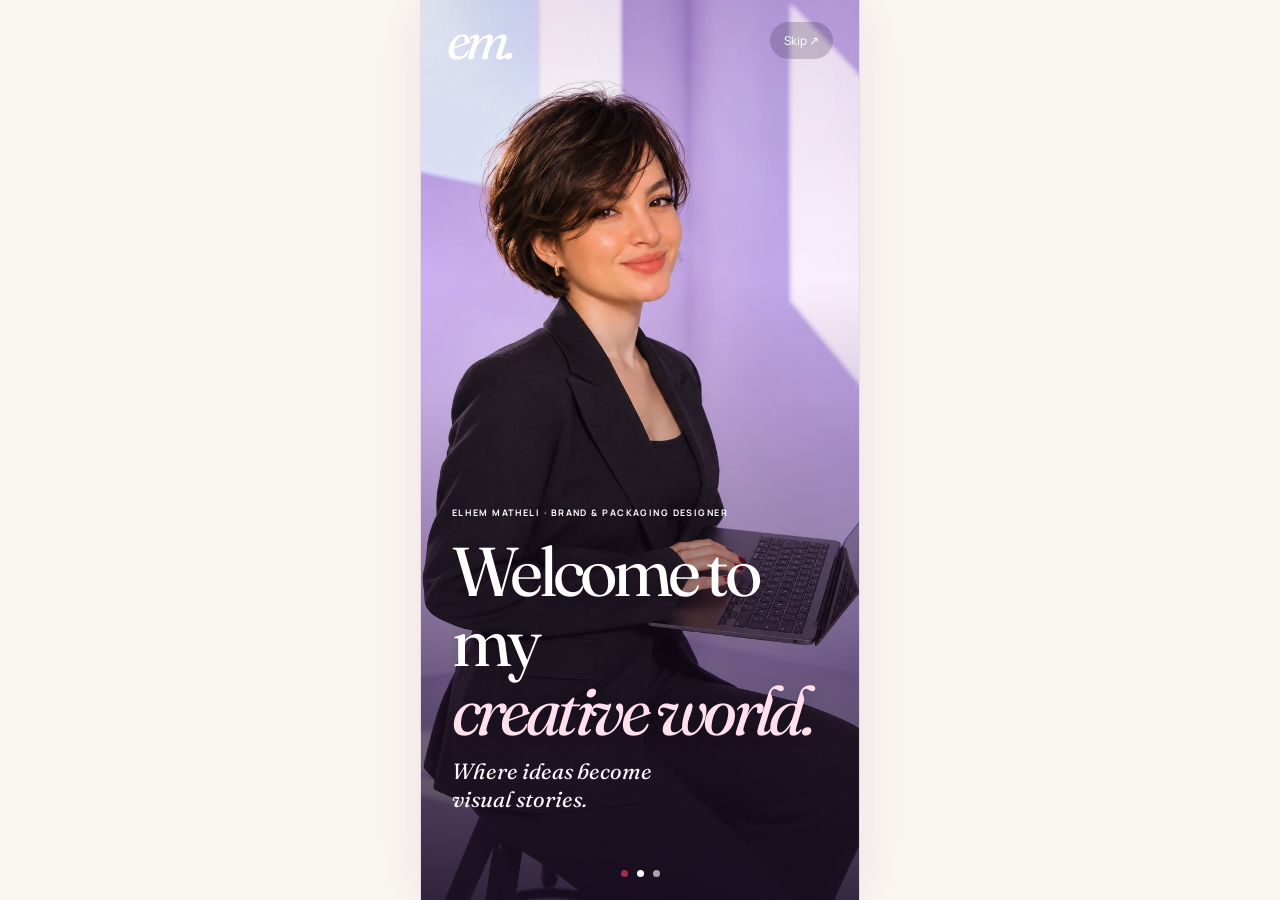
<file: preview-v14.html>
<!doctype html>
<html lang="fr">
<head>
<meta charset="utf-8">
<meta name="viewport" content="width=device-width,initial-scale=1,viewport-fit=cover">
<meta name="theme-color" content="#FAF7F2">
<meta name="apple-mobile-web-app-capable" content="yes">
<meta name="apple-mobile-web-app-status-bar-style" content="default">
<meta name="apple-mobile-web-app-title" content="Elhem Editions">
<meta name="description" content="Elhem Matheli, Brand Identity & Packaging Designer. Discover The Creative Editions, an interactive mobile portfolio.">
<title>Elhem Matheli | The Creative Editions</title>
<link rel="icon" href="app-icon.svg" type="image/svg+xml">
<link rel="apple-touch-icon" href="icon-192.png">
<link rel="manifest" href="manifest.webmanifest">
<link rel="preconnect" href="https://fonts.googleapis.com">
<link rel="preconnect" href="https://fonts.gstatic.com" crossorigin>
<link href="https://fonts.googleapis.com/css2?family=Amiri:wght@400;700&family=Fraunces:ital,wght@0,400;0,600;1,400;1,600&family=Manrope:wght@400;500;600;700&display=swap" rel="stylesheet">
<style>
:root{--ivory:#FAF7F2;--paper:#fffdfa;--cherry:#A42E48;--cherry-bright:#C63D4F;--lilac:#C9B3F4;--blue:#BFD7EA;--blush:#E8C7CC;--ink:#2D2A2E;--muted:#625d62;--line:#eadce1;--serif:'Fraunces',Georgia,serif;--sans:'Manrope',Arial,sans-serif}
*{box-sizing:border-box}html{scroll-behavior:smooth}body{margin:0;min-height:100svh;color:var(--ink);background:var(--ivory);font-family:var(--sans);-webkit-font-smoothing:antialiased}a{color:inherit;text-decoration:none}button,input,textarea,select{font:inherit}button{cursor:pointer}button:focus-visible,input:focus-visible,textarea:focus-visible,select:focus-visible{outline:3px solid #714fc7;outline-offset:3px}img{display:block;max-width:100%}[hidden]{display:none!important}.skip-link{position:fixed;top:-50px;left:10px;z-index:30;background:#fff;padding:12px}.skip-link:focus{top:8px}
.onboard{position:fixed;inset:0;z-index:20;overflow:hidden}.splash{display:grid;place-items:center;background:radial-gradient(ellipse at 80% 4%,#f4ddfa 0%,transparent 32%),radial-gradient(ellipse at 18% 90%,#e2cef5,transparent 48%),var(--ivory)}.silk{position:absolute;z-index:-1;pointer-events:none;border-radius:50%;filter:drop-shadow(0 15px 18px #6f32552b);transform:rotate(-21deg)}.silk-tl{width:78vw;max-width:400px;height:260px;top:-130px;left:-145px;background:linear-gradient(140deg,#debbf1 13%,#f9eafa 45%,#9b6ecd 71%,#f4d9f5);border-radius:38% 55% 55% 42%}.silk-br{width:125vw;max-width:680px;height:400px;bottom:-275px;right:-48%;background:linear-gradient(145deg,#b53b60 10%,#edb0c4 27%,#e6c2f3 55%,#9e6cc5 85%);border-radius:45% 60% 35% 65%}.splash-center{align-self:center;transform:translateY(-18px);display:flex;flex-direction:column;align-items:center;gap:13px;animation:gentleEntry 800ms ease both;text-align:center}.signature{font:italic 400 clamp(125px,28vw,200px)/.9 var(--serif);letter-spacing:-.12em;padding-right:.14em;color:var(--cherry)}.splash-center strong{letter-spacing:.24em;font-size:clamp(14px,3.2vw,19px)}.splash-center small{letter-spacing:.24em;font-size:9px;font-weight:700}.fine-rule{display:block;width:46px;height:1px;margin:24px 0 14px;background:var(--cherry)}.app-caption{font:italic 19px var(--serif)}.skip-onboard{position:absolute;top:calc(18px + env(safe-area-inset-top));right:18px;z-index:2;padding:10px 12px;border:0;background:#ffffff8a;border-radius:20px;color:var(--cherry);font-size:11px}.dots{position:absolute;bottom:calc(31px + env(safe-area-inset-bottom));left:0;right:0;display:flex;justify-content:center;gap:9px}.dots b{height:7px;width:7px;border-radius:100%;background:#e4c4db}.dots b:first-child{background:var(--cherry)}.dots-white b{background:#eee3edb3}.dots-white b:nth-child(2){background:#fff}
.welcome{color:white;background:#bba0de}.welcome-photo{position:absolute;inset:0;width:100%;height:100%;object-fit:cover;object-position:center 35%;animation:portraitReveal 1.15s ease both}.welcome-vignette{position:absolute;inset:0;background:linear-gradient(180deg,#1d132014 0%,transparent 31%,#2f18391f 44%,#1a0e21d9 100%)}.welcome-top{position:absolute;z-index:1;left:6%;right:6%;top:calc(17px + env(safe-area-inset-top));display:flex;align-items:center;justify-content:space-between}.logo-light{font:italic 400 53px/.9 var(--serif);letter-spacing:-.1em}.welcome-skip{border:0;background:#29142e35;color:#fff;font-size:12px;border-radius:20px;padding:10px 14px}.welcome-bottom{position:absolute;z-index:2;left:7%;right:7%;bottom:calc(62px + env(safe-area-inset-bottom));animation:rise 900ms 120ms both}.micro-label{display:block;font-size:9px;letter-spacing:.16em;font-weight:700;line-height:1.5}.welcome h1{font:400 clamp(42px,10.1vw,69px)/1.01 var(--serif);letter-spacing:-.066em;max-width:500px;margin:17px 0 11px;text-wrap:balance;text-shadow:0 2px 12px #1c0a2233}.welcome h1 em{font-weight:400;color:#ffe0ec}.welcome-bottom p{font:italic 400 22px/1.25 var(--serif);margin:12px 0 25px;color:#fff8ff;max-width:250px}.primary-button{display:flex;align-items:center;justify-content:space-between;gap:18px;background:var(--cherry);color:#fff;border:0;border-radius:28px;padding:15px 19px;font-size:13px;font-weight:700;box-shadow:0 7px 19px #5c17363b;min-height:49px}.primary-button:hover{background:#8f253e}.primary-button span{font-size:19px;font-weight:400}.welcome-bottom .primary-button{width:min(100%,310px)}.welcome-hint{display:block;letter-spacing:.08em;color:#ffffffb8;font-size:10px;margin-top:15px}.dots-white{bottom:calc(23px + env(safe-area-inset-bottom))}
.intro-screen{background:linear-gradient(165deg,#faeef6,#d6bbf1 65%,#b18bcb);display:flex;flex-direction:column;align-items:center}.intro-top{height:64px;min-height:64px;width:100%;display:flex;align-items:center;justify-content:space-between;padding:calc(10px + env(safe-area-inset-top)) 20px 8px;z-index:2;color:var(--ink)}.intro-top span{letter-spacing:.18em;font-size:11px;font-weight:700}.intro-top button{background:none;border:0;font-size:20px;color:var(--cherry)}.intro-top button:last-child{font-size:12px}.film-wrap{position:relative;min-height:0;flex:1;width:100%;max-width:460px;background:#b8a0e0;overflow:hidden}.film-wrap video{width:100%;height:100%;object-fit:contain;display:block}.film-stamp{position:absolute;top:16px;left:16px;background:#fff7;border:1px solid #fff9;border-radius:20px;padding:8px 12px;font-size:10px;letter-spacing:.12em;font-weight:700;pointer-events:none}.film-stamp i{font-weight:400}.intro-bottom{background:var(--ivory);width:100%;padding:18px 6% calc(26px + env(safe-area-inset-bottom));flex-shrink:0}.intro-bottom .micro-label{color:var(--cherry)}.intro-bottom h2{font:400 42px/.98 var(--serif);letter-spacing:-.04em;margin:9px 0 5px}.intro-bottom h2 em{color:var(--cherry)}.intro-bottom p{font-size:12px;color:var(--muted);margin:6px 0 17px;line-height:1.6}.intro-bottom .primary-button{width:100%}
.app-shell{padding-bottom:calc(88px + env(safe-area-inset-bottom));max-width:1100px;margin:0 auto}.app-header{height:74px;padding:calc(9px + env(safe-area-inset-top)) 22px 8px;display:flex;align-items:center;gap:15px;border-bottom:1px solid var(--line);background:var(--ivory);position:sticky;top:0;z-index:10}.em-link{border:0;background:transparent;color:var(--cherry);padding:0 10px 5px 0;font:italic 48px/.85 var(--serif);letter-spacing:-.13em}.top-identity{display:flex;flex-direction:column;gap:5px}.top-identity strong{font-size:10px;font-weight:800;letter-spacing:.16em}.top-identity small{font-size:8px;letter-spacing:.19em;font-weight:700;color:var(--muted)}.header-contact{margin-left:auto;width:35px;height:35px;border-radius:100%;background:#f4e2ea;border:0;font-size:20px;color:var(--cherry)}.app-view{padding:30px 20px 40px;animation:viewEnter .34s ease both}.section-intro{margin-bottom:27px}.eyebrow{color:var(--cherry);letter-spacing:.18em;font-weight:800;font-size:10px;line-height:1.6}.eyebrow span{color:var(--muted)}.section-intro h2{font:400 clamp(47px,11vw,74px)/.97 var(--serif);letter-spacing:-.062em;margin:18px 0 14px}.section-intro h2 em{color:var(--cherry);font-weight:400}.period{color:#c65573}.section-intro p{font-size:12px;line-height:1.7;color:var(--muted);margin:0}.featured-label,.chapter-title{display:flex;justify-content:space-between;gap:12px;font-size:9px;letter-spacing:.12em;font-weight:700;color:var(--muted);margin-bottom:13px}.featured-project{width:100%}.feature-card{position:relative;overflow:hidden;min-height:330px;border-radius:20px;display:flex;flex-direction:column;justify-content:space-between;padding:24px 22px 20px;color:#fff;isolation:isolate;border:0;width:100%;text-align:left;box-shadow:0 13px 26px #2d2a2e16}.feature-card .feature-art{position:absolute;inset:-10% -10% auto auto;width:85%;aspect-ratio:1;z-index:-1;transform:rotate(-23deg)}.feature-art:before{content:'';position:absolute;inset:16%;background:radial-gradient(circle at 25% 40%,#ffffffab 0,transparent 55%),linear-gradient(120deg,#ffffff10,#ffffff48);border:1px solid #ffffff5f;border-radius:50% 50% 23% 70%;transform:rotate(20deg)}.feature-card .feature-kicker{font-size:10px;letter-spacing:.17em;font-weight:700}.feature-card h3{font:400 clamp(43px,12vw,67px)/.95 var(--serif);letter-spacing:-.05em;margin:5px 0 9px}.feature-card p{font-size:11px;line-height:1.6;max-width:245px;margin:0}.feature-card .feature-footer{display:flex;align-items:end;justify-content:space-between}.feature-card .round-arrow{background:#ffffffdd;color:#53252d;width:43px;height:43px;border-radius:50%;display:grid;place-items:center;font-size:24px}.feature-card:focus-visible{outline-offset:4px}.chapter-title{margin:28px 0 13px}.project-strip{display:flex;gap:12px;overflow:auto;scroll-snap-type:x mandatory;scrollbar-width:none;padding:3px 2px 13px}.project-strip::-webkit-scrollbar{display:none}.project-mini{scroll-snap-align:start;flex:0 0 62%;min-width:185px;border:0;border-radius:17px;text-align:left;min-height:173px;padding:16px 14px;display:flex;flex-direction:column;justify-content:space-between;overflow:hidden;position:relative}.project-mini:before{content:'';position:absolute;width:120px;height:120px;border:1px solid #ffffff66;border-radius:40% 70% 60% 40%;right:-25px;top:13px;transform:rotate(22deg)}.project-mini small{font-weight:700;letter-spacing:.14em;font-size:9px;opacity:.8}.project-mini strong{font:400 32px/.95 var(--serif);letter-spacing:-.04em}.project-mini span{font-size:10px;opacity:.92}.book-quote{text-align:center;border-top:1px solid var(--line);margin-top:26px;padding:28px 0 10px}.book-quote span{color:var(--cherry);font-size:30px}.book-quote p{font:400 27px/1.1 var(--serif);margin:12px}.book-quote em{color:var(--cherry)}
.bottom-nav{position:fixed;bottom:0;left:0;right:0;margin:0 auto;z-index:12;display:flex;justify-content:space-around;max-width:1100px;padding:7px 11px calc(8px + env(safe-area-inset-bottom));background:#fffaf7f2;border-top:1px solid #eddde5;box-shadow:0 -8px 22px #3c183d0a;backdrop-filter:blur(20px)}.bottom-nav button{flex:1;min-height:53px;border:0;background:transparent;border-radius:15px;display:flex;flex-direction:column;justify-content:center;align-items:center;gap:3px;color:#443f45;font-size:9px;font-weight:700;letter-spacing:.01em}.bottom-nav button span{font:400 24px/1 var(--serif)}.bottom-nav button[aria-current=page]{color:var(--cherry);background:#f4e0eb}
.return-link{border:0;background:transparent;color:var(--cherry);font-size:11px;font-weight:700;padding:12px 0 25px}.case-cover{border-radius:22px;min-height:255px;padding:26px 24px;display:flex;flex-direction:column;justify-content:space-between;overflow:hidden;position:relative;isolation:isolate}.case-cover:after{content:'';position:absolute;top:-48px;right:-56px;border:1px solid #ffffff6b;width:250px;height:250px;border-radius:52% 23% 70% 44%;transform:rotate(-20deg);z-index:-1}.case-cover span{font-size:10px;letter-spacing:.14em;font-weight:700}.case-cover h2{font:400 clamp(48px,11vw,80px)/.96 var(--serif);letter-spacing:-.055em;margin:0}.case-cover p{margin:9px 0 0;font-size:12px}.case-section{margin:26px 0 0;border-top:1px solid var(--line);padding-top:21px}.case-section h3{font:400 29px var(--serif);margin:7px 0 14px}.case-section .case-n{font-size:10px;letter-spacing:.15em;font-weight:800;color:var(--cherry)}.case-section p{font-size:13px;line-height:1.8;color:#49444c;margin:0 0 13px}.case-section p strong{color:var(--ink)}.swatches{display:flex;gap:10px;flex-wrap:wrap;margin-top:16px}.swatch{width:calc(33.33% - 7px)}.swatch-color{height:60px;border-radius:11px;border:1px solid #2d2a2e13}.swatch small{display:block;margin-top:7px;font-size:9px;color:var(--muted)}.swatch code{font-size:10px;font-family:monospace}.type-row{padding-top:21px;margin-top:18px;border-top:1px solid var(--line);display:flex;justify-content:space-between;gap:20px}.type-row span{font:italic 29px var(--serif)}.type-row small{color:var(--muted);font-size:11px;max-width:135px;text-align:right}.work-placeholder{background:linear-gradient(145deg,#fff,#f4edf3);border:1px dashed #dcbccc;border-radius:16px;padding:30px 19px;text-align:center;margin:12px 0}.work-placeholder>span{display:block;font-size:25px;color:var(--cherry)}.work-placeholder strong{font:400 24px var(--serif);display:block;margin-top:11px}.work-placeholder p{font-size:11px;color:var(--muted);margin-top:9px}.work-list{display:grid;grid-template-columns:1fr 1fr;gap:10px;margin-top:15px}.work-list div{min-height:70px;border-radius:13px;background:#f4ecf0;padding:13px;display:flex;align-items:center;font-size:11px;font-weight:700;color:#685862}.outline-button{border:1px solid #c88fa2;background:transparent;border-radius:28px;color:var(--cherry);font-size:12px;font-weight:700;padding:15px 19px;display:flex;justify-content:space-between}.detail-next{width:100%;margin-top:27px}
.logo-grid{display:grid;grid-template-columns:1fr 1fr;gap:11px}.logo-card{aspect-ratio:1/1.12;min-height:172px;border:0;border-radius:17px;overflow:hidden;position:relative;padding:15px;display:flex;flex-direction:column;justify-content:space-between;text-align:left}.logo-card strong{font:400 clamp(21px,5vw,35px) var(--serif);letter-spacing:-.055em;z-index:1}.logo-card .logo-symbol{font:italic 76px/1 var(--serif);opacity:.6;align-self:flex-end}.logo-card small{font-size:9px;font-weight:700;letter-spacing:.08em}.editorial-note{font:italic 26px/1.25 var(--serif);text-align:center;margin:43px 12px;color:var(--cherry)}.inapp-film{width:100%;max-width:380px;aspect-ratio:9/16;margin:0 auto;border-radius:18px;overflow:hidden;background:#c7a7de;box-shadow:0 14px 30px #32173729}.inapp-film video{height:100%;width:100%;object-fit:contain}.film-description{font-size:13px;line-height:1.8;color:var(--muted);max-width:450px;margin:23px auto}.film-view .primary-button{width:100%;max-width:450px;margin:auto}.about-photo{width:100%;border-radius:17px;overflow:hidden;max-height:440px;background:var(--lilac)}.about-photo img{width:100%;max-height:440px;object-fit:cover;object-position:50% 25%}.about-copy{margin:25px 0}.about-copy p{font:400 20px/1.5 var(--serif);margin:8px 0}.services-grid{display:grid;grid-template-columns:repeat(3,1fr);gap:9px}.services-grid div{border-radius:15px;background:#f5e8ee;min-height:102px;padding:13px 8px;display:flex;flex-direction:column;justify-content:space-between}.services-grid span{font-size:29px;color:var(--cherry)}.services-grid strong{font-size:10px}.journal{margin-top:46px}.journal h3{font:400 40px/1 var(--serif);margin:13px 0 25px}.journal h3 em{color:var(--cherry)}.journal details{border-top:1px solid var(--line);padding:14px 0}.journal details:last-child{border-bottom:1px solid var(--line)}.journal summary{font-weight:700;font-size:12px;display:flex;justify-content:space-between;gap:15px;cursor:pointer;list-style:none}.journal summary::-webkit-details-marker{display:none}.journal summary span{color:var(--cherry);font-size:18px}.journal details p{font-size:12px;line-height:1.8;color:var(--muted);padding-right:20px}.about-view>.primary-button{width:100%;margin:25px 0 5px}.brief-form{display:flex;flex-direction:column;gap:17px}.brief-form label{font-size:11px;font-weight:700;color:var(--ink);display:flex;flex-direction:column;gap:8px}.brief-form input,.brief-form textarea,.brief-form select{width:100%;background:#fff;border:1px solid var(--line);border-radius:12px;color:var(--ink);font-size:13px;padding:14px 13px;outline-color:var(--cherry)}.brief-form .primary-button{margin-top:7px}.brief-output{border-radius:15px;background:#f8ebf1;margin-top:25px;padding:20px}.brief-output h3{font:400 24px var(--serif)}.brief-output pre{white-space:pre-wrap;word-break:break-word;font:12px/1.7 var(--sans)}.brief-output .outline-button{width:100%}
@keyframes gentleEntry{from{opacity:0;transform:translateY(5px) scale(.97)}to{opacity:1;transform:translateY(-18px) scale(1)}}@keyframes portraitReveal{from{transform:scale(1.07);opacity:.5}to{transform:scale(1);opacity:1}}@keyframes rise{from{transform:translateY(20px);opacity:0}to{transform:translateY(0);opacity:1}}@keyframes viewEnter{from{opacity:.5;transform:translateY(7px)}to{opacity:1;transform:translateY(0)}}
@media(min-width:730px){.onboard:not(.intro-screen){left:50%;width:440px;transform:translateX(-50%);border-left:1px solid #eed9e3;border-right:1px solid #eed9e3;box-shadow:0 0 60px #cbaac548}.intro-screen{width:440px;left:50%;transform:translateX(-50%);box-shadow:0 0 60px #cbaac548}.app-header{height:85px;padding:15px 40px}.app-view{padding:50px 45px}.featured-project{max-width:670px}.feature-card{min-height:390px}.section-intro h2{font-size:85px}.project-strip{gap:17px}.project-mini{flex-basis:30%;min-height:190px}.bottom-nav{max-width:500px;border:1px solid #f1dbe6;border-radius:25px 25px 0 0}.about-photo{max-width:550px}.detail-view,.contact-view{max-width:780px;margin:auto}.logo-grid{grid-template-columns:repeat(3,1fr)}.intro-bottom{max-width:440px}}
@media(max-width:360px){.signature{font-size:117px}.welcome h1{font-size:39px}.section-intro h2{font-size:43px}.feature-card h3{font-size:39px}.top-identity strong{font-size:9px}.top-identity small{font-size:7px}.intro-bottom h2{font-size:36px}.intro-bottom{padding-top:10px;padding-bottom:calc(15px + env(safe-area-inset-bottom))}}
@media(prefers-reduced-motion:reduce){*,*:before,*:after{animation-duration:.001ms!important;transition-duration:.001ms!important;scroll-behavior:auto!important}}

.bottom-nav svg{height:22px;width:22px;display:block;flex:none}


/* Editorial scroll and contact message · respects reduced motion */
:root{--trail-p:0;--trail-y:30%;--trail-x:50%}
.app-shell{isolation:isolate;position:relative}
.app-shell::before{content:"";position:fixed;top:0;left:0;right:0;z-index:15;transform-origin:left;transform:scaleX(var(--trail-p));height:3px;background:linear-gradient(90deg,#A42E48,#C9B3F4,#BFD7EA);box-shadow:0 1px 16px #C9B3F48c;pointer-events:none}
.scroll-trail{position:fixed;inset:0;z-index:0;pointer-events:none;opacity:.42;background:radial-gradient(ellipse 170px 190px at var(--trail-x) var(--trail-y),#C9B3F46c,transparent 80%),radial-gradient(ellipse 230px 210px at 73% calc(var(--trail-y) + 10%),#BFD7EA4d,transparent 95%)}
.app-shell main,.app-shell .app-header,.app-shell .bottom-nav{position:relative;z-index:2}
.app-view:not([hidden]){animation:editorialAppear .48s cubic-bezier(.2,.85,.2,1) both}
@keyframes editorialAppear{from{opacity:.4;transform:translateY(13px);filter:blur(3px)}to{opacity:1;transform:translateY(0);filter:blur(0)}}
.contact-toast{position:fixed;left:50%;bottom:calc(88px + env(safe-area-inset-bottom));width:min(420px,calc(100% - 28px));transform:translate(-50%,18px);opacity:0;visibility:hidden;z-index:30;border:1px solid #e1b4c6;border-radius:20px;padding:20px 43px 18px 20px;background:#fffdfaf7;backdrop-filter:blur(18px);box-shadow:0 20px 50px #3b284329;transition:opacity .35s,transform .35s,visibility .35s}
.contact-toast.visible{transform:translate(-50%,0);opacity:1;visibility:visible}
.contact-toast small{color:#A42E48;letter-spacing:.15em;font-weight:800;font-size:9px}
.contact-toast strong{display:block;font:400 27px/1.2 var(--serif);margin:6px 0}
.contact-toast strong em{color:#A42E48}
.contact-toast p{font-size:12px;color:#625d62;line-height:1.6;margin:6px 0 13px}
.contact-toast button{cursor:pointer}
.contact-toast .toast-cta{border:0;border-radius:25px;padding:11px 17px;background:#A42E48;color:white;font-size:11px;font-weight:700}
.contact-toast .toast-close{position:absolute;top:9px;right:10px;width:30px;height:30px;border:0;border-radius:50%;color:#A42E48;background:#f7e4eb;font-size:20px}
@media(max-width:650px){.scroll-trail{opacity:.25}.app-view:not([hidden]){animation-duration:.35s}}
@media(prefers-reduced-motion:reduce){.scroll-trail{display:none}.app-view:not([hidden]){animation:none}.contact-toast{transition:none}}


/* V12: welcome is the opening screen; video alone fills the viewport */
.intro-screen.intro-fullscreen{position:fixed;inset:0;z-index:40;display:block;padding:0;margin:0;width:100%;height:100dvh;max-width:none;background:#211629;overflow:hidden}
.intro-fullscreen>video{display:block;width:100%;height:100%;object-fit:cover;object-position:center center;background:#211629}
.intro-fullscreen .intro-exit{position:absolute;right:calc(13px + env(safe-area-inset-right));top:calc(14px + env(safe-area-inset-top));z-index:2;display:grid;place-items:center;width:41px;height:41px;border:1px solid #ffffff94;border-radius:50%;background:#24142b88;color:white;font:400 25px/1 var(--sans);backdrop-filter:blur(8px);box-shadow:0 3px 16px #0005}
.welcome{z-index:30}
@media(min-aspect-ratio:3/4){.intro-fullscreen>video{object-fit:contain}}


/* V13: movie-only fullscreen, without headings, framing or duplicative text. */
.intro-fullscreen{inset:0!important;height:100dvh!important;width:100vw!important;min-height:100dvh!important;background:#211629!important;max-width:none!important;padding:0!important;margin:0!important;display:block!important}
.intro-fullscreen[hidden]{display:none!important}
.intro-fullscreen>video{position:absolute!important;inset:0!important;width:100%!important;height:100%!important;object-fit:cover!important;object-position:center!important}
.intro-fullscreen .intro-exit,.clean-film-view .video-close{position:absolute;z-index:50;right:calc(14px + env(safe-area-inset-right));top:calc(16px + env(safe-area-inset-top));width:42px;height:42px;border-radius:50%;border:1px solid #ffffff80;background:#18131ea6;color:#fff;font:400 28px/1 var(--sans);display:grid;place-items:center;backdrop-filter:blur(8px)}
body.video-active{overflow:hidden}
body.video-active .app-header,body.video-active .bottom-nav{display:none!important}
.clean-film-view{position:fixed!important;inset:0!important;z-index:40!important;width:100vw!important;max-width:none!important;height:100dvh!important;background:#211629!important;margin:0!important;padding:0!important;overflow:hidden}
.clean-film-view[hidden]{display:none!important}
.clean-film-view>video{width:100%!important;height:100%!important;object-fit:cover!important;object-position:center!important;display:block!important}
@media(prefers-reduced-motion:reduce){.clean-film-view{animation:none!important}}

</style>
<script defer>
(()=>{
'use strict';
const $=(s,root=document)=>root.querySelector(s),$$=(s,root=document)=>[...root.querySelectorAll(s)];
const projects=[
 {id:'elya-natura',name:'Élya Natura',type:'Brand identity · Packaging',tag:'BOTANICAL CARE',theme:'#294936',paper:'#F4EFE5',accent:'#A94F32',colors:[['Forest','#294936'],['Warm cream','#F4EFE5'],['Terracotta','#A94F32']],goal:'Créer une identité cohérente et reconnaissable pour une gamme de soins naturels.',decision:'Une palette végétale, des détails botaniques et une présentation sobre, pour relier identité et expérience produit.',works:['Shampooing solide','Sérum cuir chevelu','Huile solide','Savon enfants']},
 {id:'metallux',name:'MÉTALLUX',type:'Brand identity · Print',tag:'METAL & STRUCTURE',theme:'#122E45',paper:'#DCE5EB',accent:'#B9C6D2',colors:[['Navy','#122E45'],['Mist','#DCE5EB'],['Steel','#B9C6D2']],goal:'Créer une signature graphique claire pour une activité dans le secteur métallique.',decision:'Des formes structurées et un contraste maîtrisé pour une identité lisible et adaptée aux supports imprimés.',works:['Carte de visite','Application de marque','Supports imprimés']},
 {id:'forceclean',name:'ForceClean',type:'Packaging · Product labels',tag:'PRODUCT PACKAGING',theme:'#0D6197',paper:'#E0F0F7',accent:'#ED8D3B',colors:[['Blue','#0D6197'],['Ice','#E0F0F7'],['Orange','#ED8D3B']],goal:'Créer une gamme d’étiquettes cohérente pour plusieurs références de produits ménagers.',decision:'Une hiérarchie simple, des repères de couleur et une attention aux contraintes de lecture et d’impression.',works:['Liquide vaisselle','Savon liquide','Parfum de linge']},
 {id:'tracksolid',name:'TrackSolid Pro',type:'Social media · Creative content',tag:'TECH & COMMUNICATION',theme:'#057CB7',paper:'#D9EDF9',accent:'#F58107',colors:[['Sky blue','#00A9FD'],['Orange','#F58107'],['White','#FFFFFF']],goal:'Présenter des solutions GPS avec des visuels compréhensibles et engageants.',decision:'Des contrastes dynamiques, des messages courts et des visuels produits adaptés aux formats social media.',works:['GT06N','GT06S','OBD VL505']}
];
let currentProject=0;let activeView='editions';let timer;
function showOnly(id){['welcome','intro','app'].forEach(key=>{$('#'+key).hidden=key!==id});if(id==='app')window.scrollTo({top:0,behavior:'instant'});}
function enterWelcome(){clearTimeout(timer);showOnly('welcome')}
function enterIntro(){if(!$('#welcome')||$('#welcome').hidden)return;window.clearTimeout(welcomeTimer);showOnly('intro');const v=$('#introFilm');if(v){v.muted=true;v.defaultMuted=true;v.playsInline=true;try{v.currentTime=0}catch(e){}const p=v.play();if(p&&typeof p.catch==='function')p.catch(()=>{v.controls=true;v.setAttribute('aria-label','Appuyez sur lecture si le navigateur bloque la lecture automatique')})}}
function enterApp(view='editions'){window.clearTimeout(welcomeTimer);const film=$('#introFilm');if(film){film.pause();}showOnly('app');switchView(view)}
function switchView(view){if(view==='project')view='detail';const prev=activeView;activeView=view;document.body.classList.toggle('video-active',view==='video');$$('[data-view]').forEach(el=>el.hidden=el.dataset.view!==view);$$('[data-nav]').forEach(el=>{if(el.dataset.nav===view||view==='detail'&&el.dataset.nav==='editions')el.setAttribute('aria-current','page');else el.removeAttribute('aria-current')});const film=$('#portfolioFilm');if(film){if(view==='video'){const p=film.play();if(p&&typeof p.catch==='function')p.catch(()=>{film.controls=true})}else film.pause()}const reduce=matchMedia('(prefers-reduced-motion: reduce)').matches;window.scrollTo({top:0,behavior:reduce?'instant':'smooth'});if(view==='contact'&&prev!=='contact')showContactToast();else if(view!=='contact')hideContactToast();refreshScrollTrail();}
function renderProjects(){
 const feature=$('#featuredProject');const strip=$('#projectStrip');
 function choose(idx){currentProject=(idx+projects.length)%projects.length;const p=projects[currentProject];feature.innerHTML=`<button class="feature-card" type="button" style="background:${p.theme};color:${p.paper}" data-open="${currentProject}" aria-label="Ouvrir le projet ${p.name}"><div class="feature-art"></div><span class="feature-kicker">EDITION ${String(currentProject+1).padStart(2,'0')} / ${p.tag}</span><div class="feature-footer"><div><h3>${p.name}</h3><p>${p.type}</p></div><span class="round-arrow">↗</span></div></button>`;$$('[data-mini]').forEach(el=>el.setAttribute('aria-pressed',String(+el.dataset.mini===currentProject)));
 feature.querySelector('[data-open]').addEventListener('click',()=>openProject(currentProject));}
 strip.innerHTML=projects.map((p,i)=>`<button class="project-mini" data-mini="${i}" type="button" aria-label="Afficher ${p.name}" style="background:${p.paper};color:${p.theme}"><small>0${i+1} / ${p.tag}</small><strong>${p.name}</strong><span>${p.type}</span></button>`).join('');
 $$('.project-mini').forEach(el=>el.addEventListener('click',()=>choose(+el.dataset.mini)));
 choose(0);
}
function openProject(i){currentProject=(i+projects.length)%projects.length;const p=projects[currentProject];
 const palette=p.colors.map(([name,hex])=>`<div class="swatch"><div class="swatch-color" style="background:${hex}"></div><small>${name}</small><code>${hex}</code></div>`).join('');
 $('#detailContent').innerHTML=`<div class="case-cover" style="background:${p.theme};color:${p.paper}"><span>EDITION ${String(currentProject+1).padStart(2,'0')} · ${p.tag}</span><div><h2>${p.name}</h2><p>${p.type}</p></div></div>
 <div class="case-section"><span class="case-n">01 / DESIGN BRIEF</span><h3>Project goal</h3><p>${p.goal}</p><h3>Design decision</h3><p>${p.decision}</p></div>
 <div class="case-section"><span class="case-n">02 / MINI CHARTE GRAPHIQUE</span><h3>Visual identity</h3><div class="swatches">${palette}</div><div class="type-row"><span>${p.name}</span><small>Typographie du projet à documenter à partir de la charte originale.</small></div></div>
 <div class="case-section"><span class="case-n">03 / SELECTED WORK</span><h3>The final work</h3><p>Les créations originales de ce projet seront présentées en regard : maquette et composition à plat.</p><div class="work-list">${p.works.map(w=>`<div>${w}</div>`).join('')}</div><div class="work-placeholder"><span>✳</span><strong>Original work, coming into focus.</strong><p>Les photos, mockups et étiquettes originaux doivent être ajoutés ici. Aucun faux visuel de projet n’est présenté.</p></div></div>`;
 switchView('detail');}
function renderLogos(){const works=[{name:'Élya Natura',mark:'é.',color:'#294936',paper:'#E5EBE2'},{name:'MÉTALLUX',mark:'M',color:'#122E45',paper:'#E4EDF3'},{name:'ForceClean',mark:'FC',color:'#0D6197',paper:'#E4F2FA'},{name:'TrackSolid Pro',mark:'T',color:'#0077AD',paper:'#E7F6FE'},{name:'Logo explorations',mark:'✳',color:'#A42E48',paper:'#F7E3EB'},{name:'Letterform studies',mark:'em.',color:'#553169',paper:'#EEE3F6'}];
 $('#logoGrid').innerHTML=works.map((x,i)=>`<div class="logo-card" style="background:${x.paper};color:${x.color}"><small>LOGO ATELIER / 0${i+1}</small><span class="logo-symbol" aria-hidden="true">${x.mark}</span><strong>${x.name}</strong></div>`).join('');}
function initForm(){const form=$('#briefForm');form.addEventListener('submit',e=>{e.preventDefault();const f=new FormData(form);const t=`BRIEF CRÉATIF — ELHEM MATHELI\nNom : ${f.get('name')}\nMarque : ${f.get('brand')||'À préciser'}\nService : ${f.get('service')}\nProjet : ${f.get('goal')}`;$('#briefText').textContent=t;$('#briefOutput').hidden=false;$('#briefOutput').scrollIntoView({behavior:'smooth',block:'start'})});$('#copyBrief').addEventListener('click',async()=>{const text=$('#briefText').textContent;try{await navigator.clipboard.writeText(text);$('#copyBrief').textContent='Copié ✓'}catch(e){$('#copyBrief').textContent='Sélectionner et copier le texte'}})}

let toastSeen=false,trailPending=false;
function refreshScrollTrail(){const app=$('#app');if(!app||app.hidden)return;const d=document.documentElement;const max=Math.max(d.scrollHeight-innerHeight,1);const p=Math.max(0,Math.min(1,scrollY/max));d.style.setProperty('--trail-p',p.toFixed(3));d.style.setProperty('--trail-y',(27+60*p)+'%');d.style.setProperty('--trail-x',(50+24*Math.sin(p*Math.PI*2))+'%');}
function setupScrollTrail(){if(matchMedia('(prefers-reduced-motion: reduce)').matches)return;const app=$('#app');if(!app)return;const a=document.createElement('div');a.className='scroll-trail';a.setAttribute('aria-hidden','true');app.prepend(a);addEventListener('scroll',()=>{if(trailPending)return;trailPending=true;requestAnimationFrame(()=>{trailPending=false;refreshScrollTrail()})},{passive:true});addEventListener('resize',refreshScrollTrail,{passive:true});}
function hideContactToast(){const toast=$('#contactToast');if(toast)toast.classList.remove('visible')}
function showContactToast(){if(toastSeen)return;toastSeen=true;const toast=$('#contactToast');if(toast)requestAnimationFrame(()=>toast.classList.add('visible'))}
function setupContactToast(){const toast=document.createElement('aside');toast.id='contactToast';toast.className='contact-toast';toast.setAttribute('role','status');toast.setAttribute('aria-live','polite');toast.innerHTML='<button class="toast-close" type="button" aria-label="Fermer">×</button><small>A LITTLE NOTE FROM ELHEM</small><strong>Une idée en tête ? <em>On en parle ?</em></strong><p>Si mes services t’intéressent, n’hésite pas à me contacter. Je serais ravie de découvrir ton projet.</p><button type="button" class="toast-cta">Parlons de ton projet ↗</button>';document.body.appendChild(toast);toast.querySelector('.toast-close').addEventListener('click',hideContactToast);toast.querySelector('.toast-cta').addEventListener('click',()=>{hideContactToast();const input=$('.contact-view input[name="name"]');if(input){input.scrollIntoView({behavior:'smooth',block:'center'});input.focus({preventScroll:true})}})}

let welcomeTimer;
function init(){renderProjects();renderLogos();initForm();setupScrollTrail();setupContactToast();
 $('#skipWelcome').addEventListener('click',()=>enterApp('editions'));$('#skipIntro').addEventListener('click',()=>enterApp());$('#introFilm').addEventListener('ended',()=>enterApp());
 $('#logoHome').addEventListener('click',()=>switchView('editions'));$('#topContact').addEventListener('click',()=>switchView('contact'));$('#backToBook').addEventListener('click',()=>switchView('editions'));$('#nextCase').addEventListener('click',()=>openProject(currentProject+1));$('#aboutContact').addEventListener('click',()=>switchView('contact'));$('#filmToBook').addEventListener('click',()=>switchView('editions'));
 $$('[data-nav]').forEach(btn=>btn.addEventListener('click',()=>switchView(btn.dataset.nav)));
 showOnly('welcome');welcomeTimer=window.setTimeout(enterIntro,3000);
 /* Preview: no service worker registration to prevent old offline HTML. */
}
if(document.readyState==='loading')document.addEventListener('DOMContentLoaded',init);else init();
})();

</script>
<meta name="portfolio-preview" content="V15 automatic intro playback">
</head>
<body>
<a href="#main" class="skip-link">Aller au contenu</a>
<!-- 02. Welcome with actual portrait and a deliberate CTA -->
<section id="welcome" class="onboard welcome" aria-label="Welcome">
  <img class="welcome-photo" data-asset="cover" alt="Portrait d’Elhem Matheli" fetchpriority="high">
  <div class="welcome-vignette"></div><div class="welcome-top"><span class="logo-light">em.</span><button id="skipWelcome" type="button" class="welcome-skip">Skip ↗</button></div>
  <div class="welcome-bottom"><span class="micro-label">ELHEM MATHELI · BRAND & PACKAGING DESIGNER</span><h1>Welcome to my<br><em>creative world.</em></h1><p>Where ideas become visual stories.</p></div>
  <div class="dots dots-white" aria-hidden="true"><b></b><b></b><b></b></div>
</section>
<!-- Full-screen intro film, without overlaid phrases or text -->
<section id="intro" class="onboard intro-screen intro-fullscreen" aria-label="Vidéo de présentation" hidden>
  <video id="introFilm" controls autoplay muted playsinline webkit-playsinline preload="auto" data-poster="cover" aria-label="Présentation vidéo d'Elhem Matheli"><source data-asset="video" type="video/mp4">Votre navigateur ne peut pas lire cette vidéo.</video>
  <button id="skipIntro" class="intro-exit" type="button" aria-label="Passer la vidéo et voir les projets">×</button>
</section>
<!-- 04. Actual app and bottom navigation -->
<div id="app" class="app-shell" hidden>
<header class="app-header"><button type="button" class="em-link" id="logoHome" aria-label="Ouvrir les éditions">em.</button><div class="top-identity"><strong>ELHEM MATHELI</strong><small>THE CREATIVE EDITIONS</small></div><button type="button" class="header-contact" id="topContact" aria-label="Start a project">↗</button></header>
<main id="main">
<section class="app-view editions-view" data-view="editions">
  <div class="section-intro"><div class="eyebrow">THE ART BOOK <span>· VOL. 01 / 2026</span></div><h2>My Creative<br><em>Editions<span class="period">.</span></em></h2><p>Brand identity · Packaging · Creative content</p></div>
  <div class="featured-label"><span>SELECTED WORK / CHAPTERS</span><span>01 — 04</span></div>
  <div id="featuredProject" class="featured-project"></div>
  <div class="chapter-title"><span>EXPLORE THE COLLECTION</span><span>SWIPE →</span></div>
  <div id="projectStrip" class="project-strip" aria-label="Liste des projets"></div>
  <div class="book-quote"><span>✳</span><p>Every brand deserves<br><em>its own visual story.</em></p></div>
</section>
<section class="app-view detail-view" data-view="detail" hidden><button type="button" id="backToBook" class="return-link">← Back to the Art Book</button><div id="detailContent"></div><button type="button" class="outline-button detail-next" id="nextCase">Next edition <span>→</span></button></section>
<section class="app-view logos-view" data-view="logos" hidden><div class="section-intro"><div class="eyebrow">THE LOGO ATELIER</div><h2>Little marks.<br><em>Big ideas.</em></h2><p>Une vitrine de recherches et d’identités graphiques, sans inventer de réalisations.</p></div><div class="logo-grid" id="logoGrid"></div><div class="editorial-note">La construction d’un logo commence toujours par une idée claire, pas par un effet.</div></section>
<section class="app-view film-view clean-film-view" data-view="video" hidden aria-label="Vidéo de présentation"><video id="portfolioFilm" controls playsinline preload="metadata" data-poster="cover"><source data-asset="video" type="video/mp4">Votre navigateur ne prend pas en charge cette vidéo.</video><button type="button" id="filmToBook" class="video-close" aria-label="Fermer la vidéo">×</button></section>
<section class="app-view about-view" data-view="about" hidden><div class="section-intro"><div class="eyebrow">THE DESIGNER</div><h2>Hello, I’m<br><em>Elhem.</em></h2></div><div class="about-photo"><img data-asset="about" alt="Elhem Matheli, designer" loading="lazy"></div><div class="about-copy"><span class="eyebrow">BRAND · PACKAGING · CONTENT</span><p>Je donne forme aux idées à travers des identités visuelles, des packagings et du contenu créatif. Mon travail réunit intention, clarté et détails.</p></div><div class="services-grid"><div><span>✳</span><strong>Brand Identity</strong></div><div><span>◇</span><strong>Packaging</strong></div><div><span>▦</span><strong>Creative Content</strong></div></div><div class="journal"><div class="eyebrow">THE CREATIVE JOURNAL</div><h3>Notes from<br><em>the studio.</em></h3><details><summary>Un logo n’est pas une identité. <span>+</span></summary><p>Une identité comprend les couleurs, la typographie, les compositions et les usages qui rendent la marque cohérente.</p></details><details><summary>Le packaging parle avant le produit. <span>+</span></summary><p>La hiérarchie, la matière et les informations d’une étiquette guident le regard et facilitent la compréhension.</p></details><details><summary>Chaque marque a son propre univers. <span>+</span></summary><p>Une marque botanique et une entreprise industrielle ne se racontent pas avec les mêmes codes.</p></details></div><button type="button" class="primary-button" id="aboutContact">Start your brand story <span>↗</span></button></section>
<section class="app-view contact-view" data-view="contact" hidden><div class="section-intro"><div class="eyebrow">LET’S WORK TOGETHER</div><h2>Start your<br><em>brand story.</em></h2><p>Un petit brief pour mieux comprendre votre projet, sans formulaire compliqué.</p></div><form id="briefForm" class="brief-form"><label>Votre nom<input name="name" placeholder="Votre nom" required autocomplete="name"></label><label>Nom de la marque<input name="brand" placeholder="Votre marque (optionnel)"></label><label>Quel type de projet ?<select name="service"><option>Brand Identity</option><option>Packaging Design</option><option>Creative Content</option><option>Autre projet</option></select></label><label>Parlez-moi de votre idée<textarea name="goal" placeholder="Racontez votre projet en quelques mots" required rows="4"></textarea></label><button class="primary-button" type="submit">Préparer mon brief <span>↗</span></button></form><div id="briefOutput" hidden class="brief-output" aria-live="polite"><h3>Votre brief est prêt.</h3><pre id="briefText"></pre><button id="copyBrief" class="outline-button" type="button">Copier le brief</button></div></section>
</main>
<nav class="bottom-nav" aria-label="Navigation principale"><button type="button" data-nav="editions" aria-current="page"><svg viewBox="0 0 24 24" fill="none" stroke="currentColor" stroke-width="1.7" stroke-linecap="round" stroke-linejoin="round"><path d="m3 10 9-7 9 7v10H3z"/><path d="M9 20v-7h6v7"/></svg>Éditions</button><button type="button" data-nav="logos"><svg viewBox="0 0 24 24" fill="none" stroke="currentColor" stroke-width="1.7" stroke-linecap="round" stroke-linejoin="round"><path d="M12 2 22 12 12 22 2 12z"/><path d="M12 6v12M6 12h12"/></svg>Logos</button><button type="button" data-nav="video"><svg viewBox="0 0 24 24" fill="none" stroke="currentColor" stroke-width="1.7" stroke-linecap="round" stroke-linejoin="round"><circle cx="12" cy="12" r="9"/><path d="m10 8 6 4-6 4z"/></svg>Vidéo</button><button type="button" data-nav="about"><svg viewBox="0 0 24 24" fill="none" stroke="currentColor" stroke-width="1.7" stroke-linecap="round" stroke-linejoin="round"><circle cx="12" cy="8" r="3.5"/><path d="M4.5 21v-2.2a7.5 7.5 0 0 1 15 0V21z"/></svg>À propos</button></nav>
</div>
<script>
/* Keep real portrait and video in separate files, instead of embedding them in the HTML. */
const MEDIA_ASSETS={
 cover:"./assets/profile/cover.webp?v=14",
 about:"./assets/profile/about.webp?v=14",
 video:"./assets/video/reel-intro.mp4?v=14"
};
document.querySelectorAll("[data-asset]").forEach(el=>{const src=MEDIA_ASSETS[el.dataset.asset];if(src)el.src=src});
document.querySelectorAll("[data-poster]").forEach(el=>{const poster=MEDIA_ASSETS[el.dataset.poster];if(poster)el.poster=poster});
document.querySelectorAll("video").forEach(el=>el.load());
</script>
</body>
</html>
</file>
